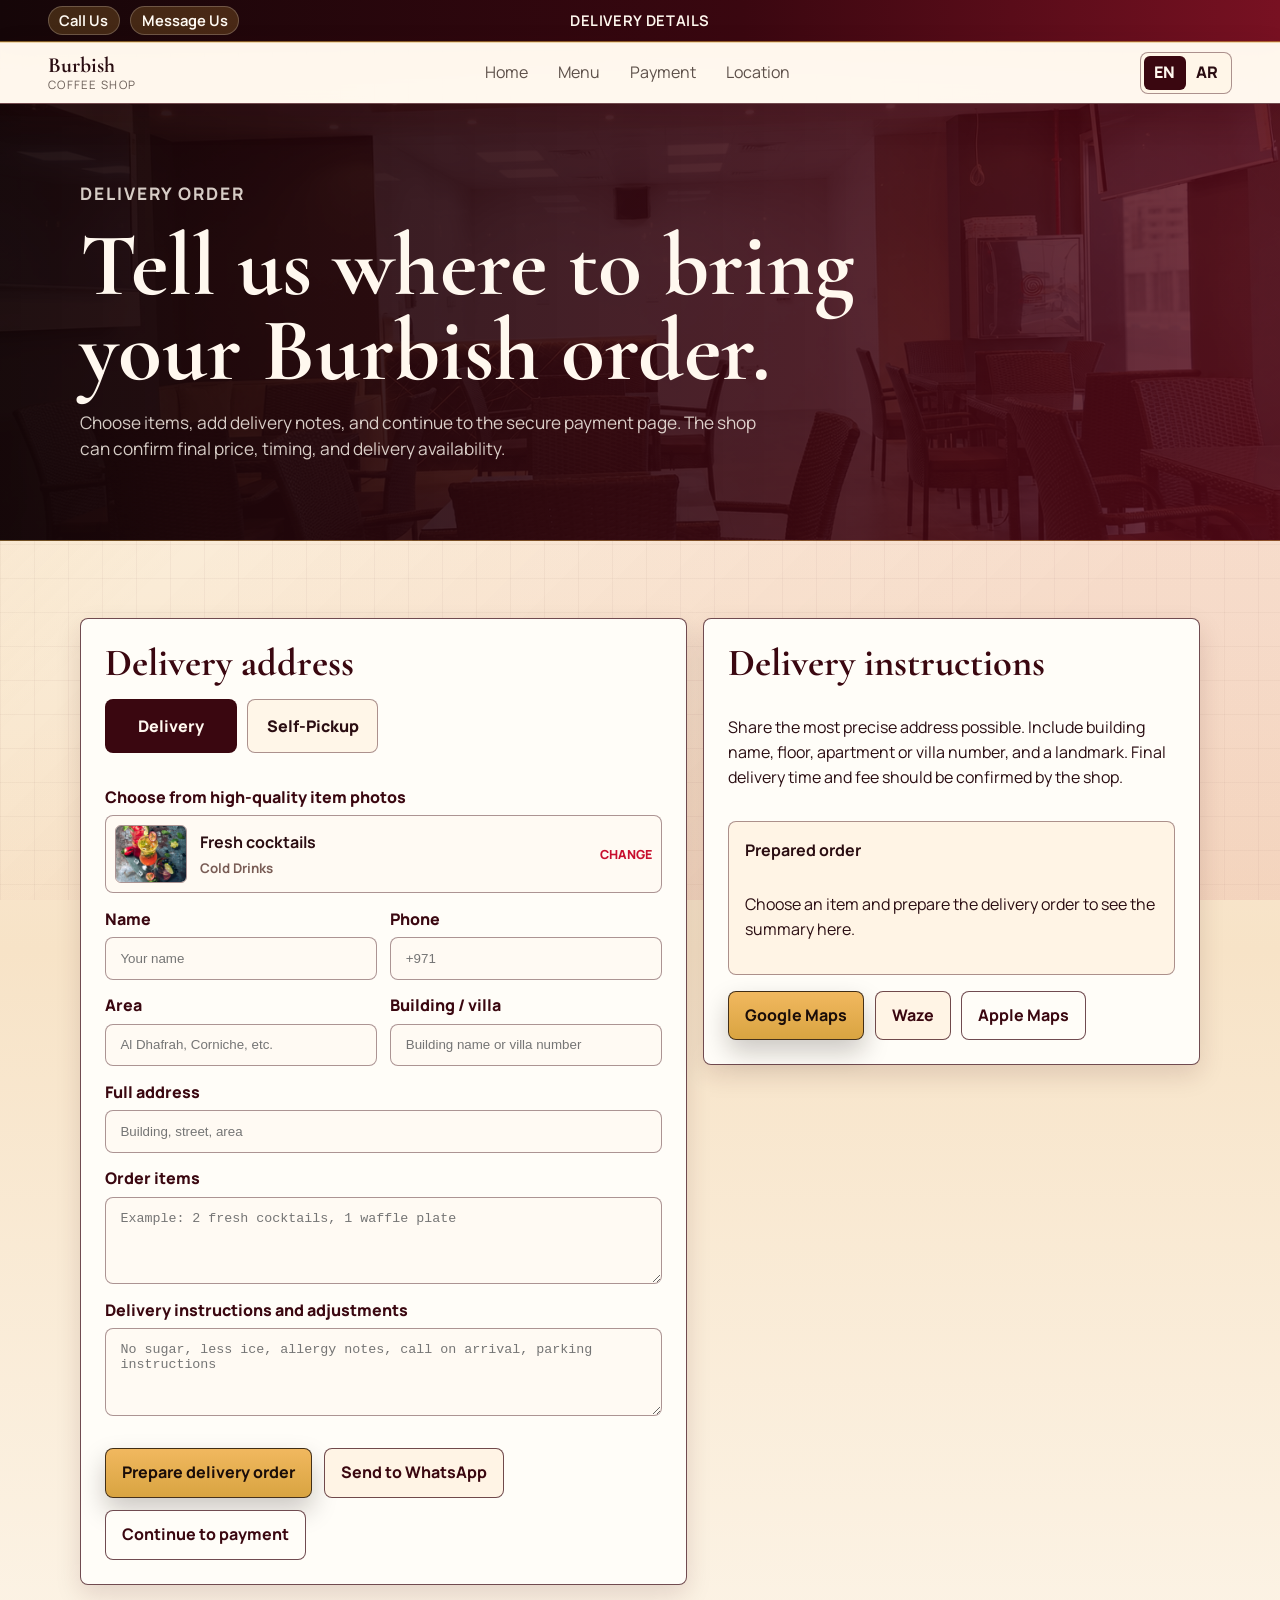
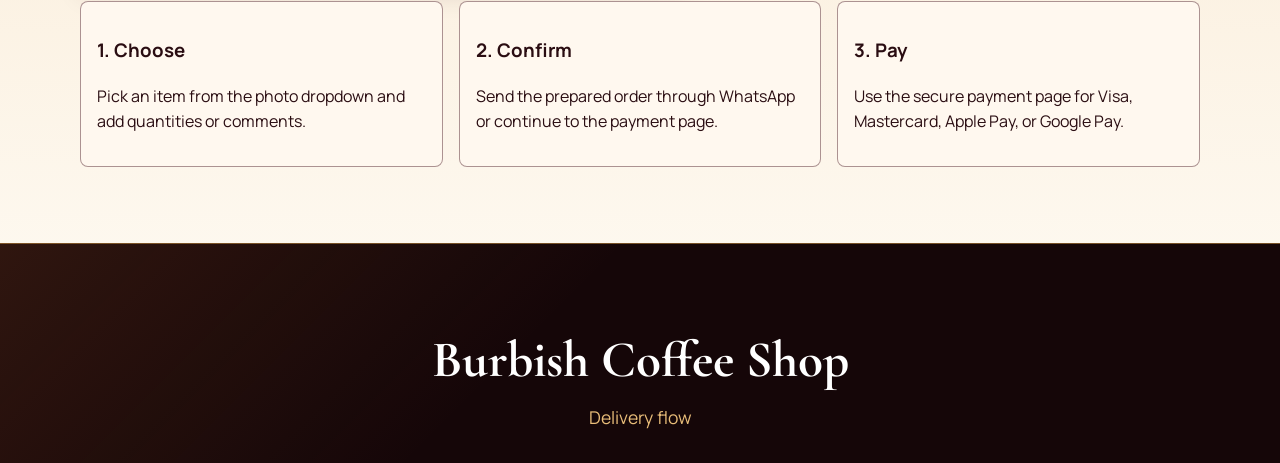
<file: delivery.html>
<!doctype html>
<html lang="en">
  <head>
    <meta charset="utf-8">
    <meta name="viewport" content="width=device-width, initial-scale=1">
    <title>Burbish Delivery | Burbish Coffee Shop</title>
    <meta name="theme-color" content="#3a0710">
    <link rel="preconnect" href="https://fonts.googleapis.com">
    <link rel="preconnect" href="https://fonts.gstatic.com" crossorigin>
    <link href="https://fonts.googleapis.com/css2?family=Cormorant+Garamond:wght@600;700&family=Manrope:wght@400;500;600;700;800&display=swap" rel="stylesheet">
    <link rel="stylesheet" href="styles.css">
    <script defer src="script.js"></script>
  </head>
  <body class="flow-page">
    <div class="utility-bar" aria-label="Quick contact">
      <div class="utility-inner">
        <a href="tel:+971501212460">Call Us</a>
        <a href="https://wa.me/971501212460" target="_blank" rel="noreferrer">Message Us</a>
      </div>
      <p>Delivery details</p>
    </div>

    <nav class="site-nav" aria-label="Delivery navigation">
      <a class="brand-mark" href="index.html" data-smooth-page>
        <span>Burbish</span>
        <small>Coffee Shop</small>
      </a>
      <div class="nav-links">
        <a href="index.html" data-smooth-page>Home</a>
        <a href="index.html#menu" data-smooth-page>Menu</a>
        <a href="payment.html" data-smooth-page>Payment</a>
        <a href="index.html#location" data-smooth-page>Location</a>
      </div>
      <div class="nav-controls">
        <div class="language-toggle" aria-label="Language">
          <button class="language-option is-active" type="button" data-lang="en" aria-pressed="true">EN</button>
          <button class="language-option" type="button" data-lang="ar" aria-pressed="false">AR</button>
        </div>
      </div>
    </nav>

    <header class="page-hero">
      <div class="page-hero-inner">
        <p class="eyebrow">Delivery Order</p>
        <h1>Tell us where to bring your Burbish order.</h1>
        <p>Choose items, add delivery notes, and continue to the secure payment page. The shop can confirm final price, timing, and delivery availability.</p>
      </div>
    </header>

    <main class="flow-section">
      <div class="flow-grid">
        <form class="flow-card" id="orderForm">
          <h2>Delivery address</h2>
          <div class="mode-grid">
            <label>
              <input type="radio" name="orderMode" value="Delivery" checked>
              <span>Delivery</span>
            </label>
            <label>
              <input type="radio" name="orderMode" value="Self-Pickup">
              <span>Self-Pickup</span>
            </label>
          </div>

          <div class="form-grid">
            <div class="wide-field">
              <span class="field-title">Choose from high-quality item photos</span>
              <details class="menu-picker" id="menuPicker">
                <summary>
                  <img id="selectedItemImage" src="assets/images/gallery-07.jpg" alt="Fresh cocktails">
                  <span>
                    <strong id="selectedItemName">Fresh cocktails</strong>
                    <small id="selectedItemMeta">Cold Drinks</small>
                  </span>
                </summary>
                <div class="picker-options">
                  <button type="button" data-order-item="Fresh cocktails" data-order-category="Cold Drinks" data-order-image="assets/images/gallery-07.jpg">
                    <img src="assets/images/gallery-07.jpg" alt="Fresh cocktails">
                    <span>Fresh cocktails <small>Cold Drinks</small></span>
                  </button>
                  <button type="button" data-order-item="Passion fruit blend" data-order-category="Refreshers" data-order-image="assets/images/gallery-06.jpg">
                    <img src="assets/images/gallery-06.jpg" alt="Passion fruit blend">
                    <span>Passion fruit blend <small>Refreshers</small></span>
                  </button>
                  <button type="button" data-order-item="Waffle plate" data-order-category="Sweet" data-order-image="assets/images/gallery-05.jpg">
                    <img src="assets/images/gallery-05.jpg" alt="Waffle plate">
                    <span>Waffle plate <small>Sweet</small></span>
                  </button>
                  <button type="button" data-order-item="Hot skillet plate" data-order-category="Lunch" data-order-image="assets/images/gallery-02.jpg">
                    <img src="assets/images/gallery-02.jpg" alt="Hot skillet plate">
                    <span>Hot skillet plate <small>Lunch</small></span>
                  </button>
                </div>
              </details>
            </div>

            <label>
              <span>Name</span>
              <input type="text" name="customerName" placeholder="Your name">
            </label>
            <label>
              <span>Phone</span>
              <input type="tel" name="customerPhone" placeholder="+971">
            </label>
            <label>
              <span>Area</span>
              <input type="text" name="customerArea" placeholder="Al Dhafrah, Corniche, etc.">
            </label>
            <label>
              <span>Building / villa</span>
              <input type="text" name="customerBuilding" placeholder="Building name or villa number">
            </label>
            <label class="wide-field">
              <span>Full address</span>
              <input type="text" name="customerAddress" placeholder="Street, floor, apartment, nearby landmark">
            </label>
            <label class="wide-field">
              <span>Order items</span>
              <textarea name="orderItems" rows="4" placeholder="Add quantities or extra items"></textarea>
            </label>
            <label class="wide-field">
              <span>Delivery instructions and adjustments</span>
              <textarea name="orderNotes" rows="4" placeholder="No sugar, less ice, allergy notes, call on arrival, parking instructions"></textarea>
            </label>
          </div>

          <div class="order-actions">
            <button class="button primary" type="button" id="prepareOrder">Prepare delivery order</button>
            <a class="button secondary" id="whatsappOrder" href="https://wa.me/971501212460" target="_blank" rel="noreferrer">Send to WhatsApp</a>
            <a class="button ghost" href="payment.html" data-smooth-page>Continue to payment</a>
          </div>
        </form>

        <aside class="flow-card">
          <h3>Delivery instructions</h3>
          <p>Share the most precise address possible. Include building name, floor, apartment or villa number, and a landmark. Final delivery time and fee should be confirmed by the shop.</p>
          <div class="checkout-card">
            <strong>Prepared order</strong>
            <p id="orderSummary">Choose an item and prepare the delivery order to see the summary here.</p>
          </div>
          <div class="map-actions">
            <a class="button primary" href="https://www.google.com/maps/search/?api=1&amp;query=24.4849389,54.3823427" target="_blank" rel="noreferrer">Google Maps</a>
            <a class="button secondary" href="https://waze.com/ul?ll=24.4849389,54.3823427&amp;navigate=yes" target="_blank" rel="noreferrer">Waze</a>
            <a class="button ghost" href="https://maps.apple.com/?ll=24.4849389,54.3823427&amp;q=Burbish%20Coffee%20Shop" target="_blank" rel="noreferrer">Apple Maps</a>
          </div>
        </aside>
      </div>

      <div class="delivery-guide">
        <article>
          <h3>1. Choose</h3>
          <p>Pick an item from the photo dropdown and add quantities or comments.</p>
        </article>
        <article>
          <h3>2. Confirm</h3>
          <p>Send the prepared order through WhatsApp or continue to the payment page.</p>
        </article>
        <article>
          <h3>3. Pay</h3>
          <p>Use the secure payment page for Visa, Mastercard, Apple Pay, or Google Pay.</p>
        </article>
      </div>
    </main>

    <footer class="site-footer">
      <div class="footer-brand">
        <p>Burbish Coffee Shop</p>
        <small>Delivery flow</small>
      </div>
    </footer>
  </body>
</html>
</file>
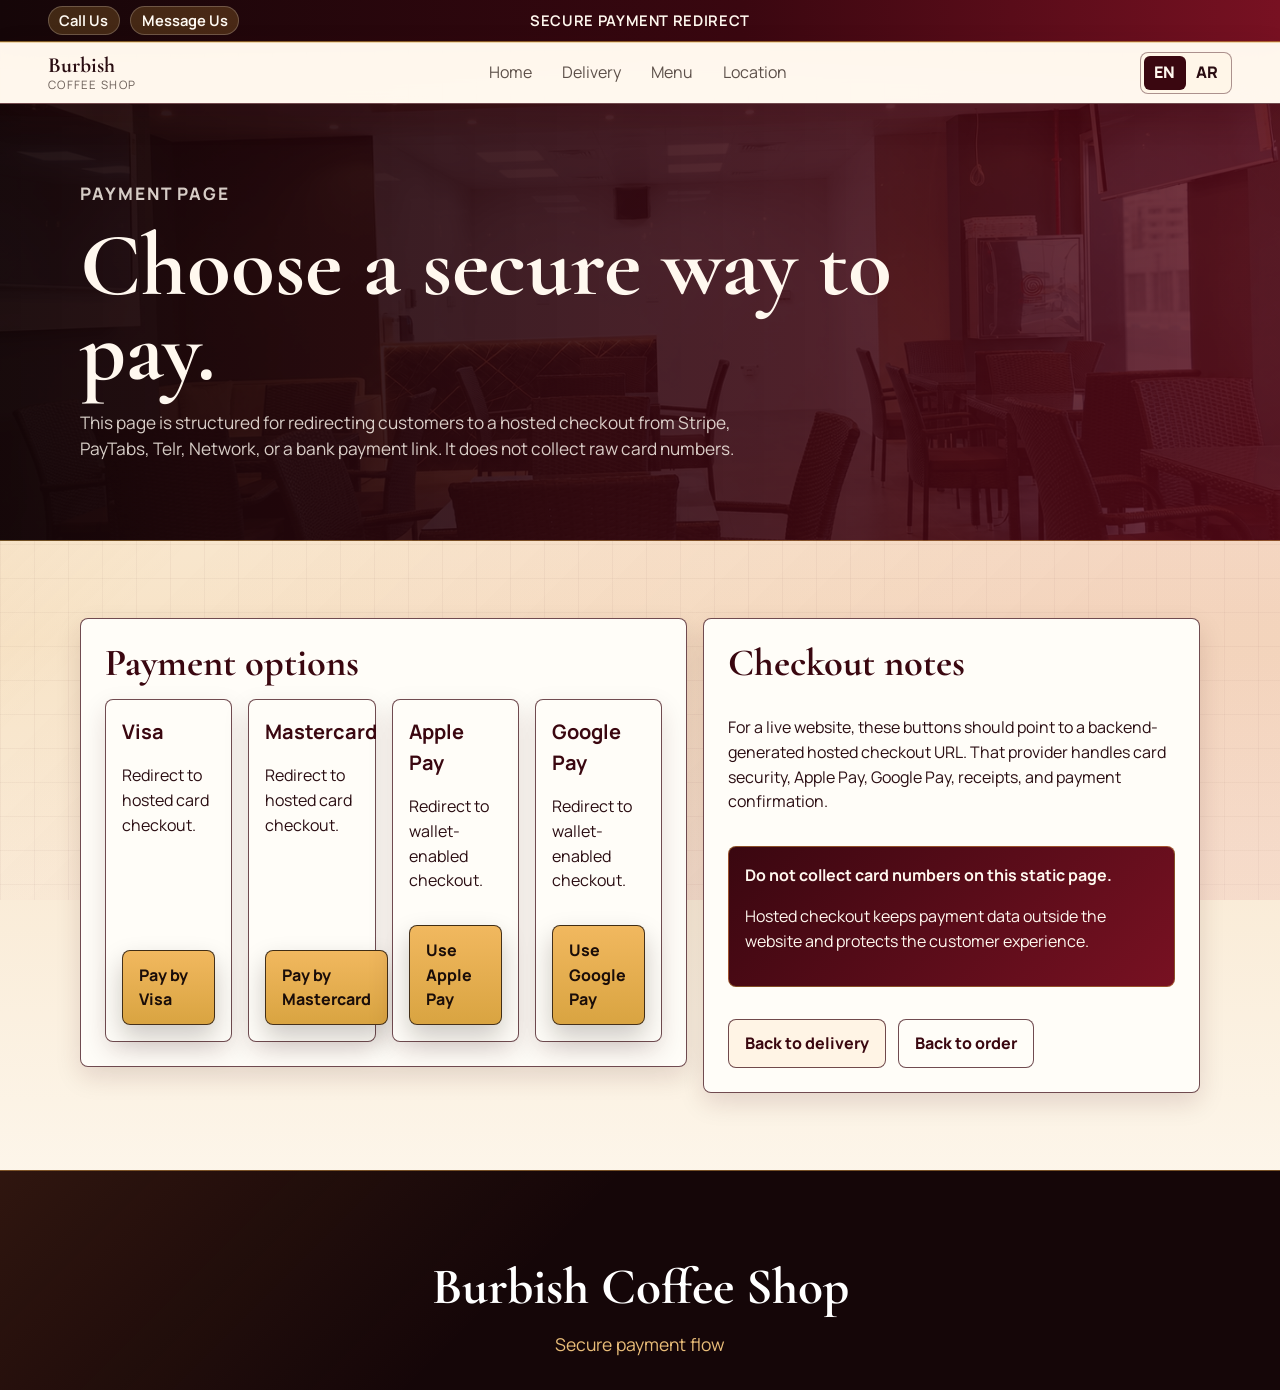
<file: payment.html>
<!doctype html>
<html lang="en">
  <head>
    <meta charset="utf-8">
    <meta name="viewport" content="width=device-width, initial-scale=1">
    <title>Burbish Payment | Burbish Coffee Shop</title>
    <meta name="theme-color" content="#3a0710">
    <link rel="preconnect" href="https://fonts.googleapis.com">
    <link rel="preconnect" href="https://fonts.gstatic.com" crossorigin>
    <link href="https://fonts.googleapis.com/css2?family=Cormorant+Garamond:wght@600;700&family=Manrope:wght@400;500;600;700;800&display=swap" rel="stylesheet">
    <link rel="stylesheet" href="styles.css">
    <script defer src="script.js"></script>
  </head>
  <body class="flow-page">
    <div class="utility-bar" aria-label="Quick contact">
      <div class="utility-inner">
        <a href="tel:+971501212460">Call Us</a>
        <a href="https://wa.me/971501212460" target="_blank" rel="noreferrer">Message Us</a>
      </div>
      <p>Secure payment redirect</p>
    </div>

    <nav class="site-nav" aria-label="Payment navigation">
      <a class="brand-mark" href="index.html" data-smooth-page>
        <span>Burbish</span>
        <small>Coffee Shop</small>
      </a>
      <div class="nav-links">
        <a href="index.html" data-smooth-page>Home</a>
        <a href="delivery.html" data-smooth-page>Delivery</a>
        <a href="index.html#menu" data-smooth-page>Menu</a>
        <a href="index.html#location" data-smooth-page>Location</a>
      </div>
      <div class="nav-controls">
        <div class="language-toggle" aria-label="Language">
          <button class="language-option is-active" type="button" data-lang="en" aria-pressed="true">EN</button>
          <button class="language-option" type="button" data-lang="ar" aria-pressed="false">AR</button>
        </div>
      </div>
    </nav>

    <header class="page-hero">
      <div class="page-hero-inner">
        <p class="eyebrow">Payment Page</p>
        <h1>Choose a secure way to pay.</h1>
        <p>This page is structured for redirecting customers to a hosted checkout from Stripe, PayTabs, Telr, Network, or a bank payment link. It does not collect raw card numbers.</p>
      </div>
    </header>

    <main class="flow-section">
      <div class="flow-grid">
        <section class="flow-card">
          <h2>Payment options</h2>
          <div class="pay-method-grid">
            <article class="pay-card">
              <div>
                <strong>Visa</strong>
                <p>Redirect to hosted card checkout.</p>
              </div>
              <a class="button primary" href="https://wa.me/971501212460?text=Hello%20Burbish%2C%20please%20send%20me%20a%20Visa%20payment%20link." target="_blank" rel="noreferrer">Pay by Visa</a>
            </article>
            <article class="pay-card">
              <div>
                <strong>Mastercard</strong>
                <p>Redirect to hosted card checkout.</p>
              </div>
              <a class="button primary" href="https://wa.me/971501212460?text=Hello%20Burbish%2C%20please%20send%20me%20a%20Mastercard%20payment%20link." target="_blank" rel="noreferrer">Pay by Mastercard</a>
            </article>
            <article class="pay-card">
              <div>
                <strong>Apple Pay</strong>
                <p>Redirect to wallet-enabled checkout.</p>
              </div>
              <a class="button primary" href="https://wa.me/971501212460?text=Hello%20Burbish%2C%20please%20send%20me%20an%20Apple%20Pay%20checkout%20link." target="_blank" rel="noreferrer">Use Apple Pay</a>
            </article>
            <article class="pay-card">
              <div>
                <strong>Google Pay</strong>
                <p>Redirect to wallet-enabled checkout.</p>
              </div>
              <a class="button primary" href="https://wa.me/971501212460?text=Hello%20Burbish%2C%20please%20send%20me%20a%20Google%20Pay%20checkout%20link." target="_blank" rel="noreferrer">Use Google Pay</a>
            </article>
          </div>
        </section>

        <aside class="flow-card">
          <h3>Checkout notes</h3>
          <p>For a live website, these buttons should point to a backend-generated hosted checkout URL. That provider handles card security, Apple Pay, Google Pay, receipts, and payment confirmation.</p>
          <div class="secure-note">
            <strong>Do not collect card numbers on this static page.</strong>
            <p>Hosted checkout keeps payment data outside the website and protects the customer experience.</p>
          </div>
          <div class="order-actions">
            <a class="button secondary" href="delivery.html" data-smooth-page>Back to delivery</a>
            <a class="button ghost" href="index.html#order" data-smooth-page>Back to order</a>
          </div>
        </aside>
      </div>
    </main>

    <footer class="site-footer">
      <div class="footer-brand">
        <p>Burbish Coffee Shop</p>
        <small>Secure payment flow</small>
      </div>
    </footer>
  </body>
</html>
</file>
<file: styles.css>
:root {
  --ink: #2a0d12;
  --muted: #795c55;
  --paper: #fff7ec;
  --surface: #fffdf8;
  --cream: #f6e2c3;
  --warm: #e7bd70;
  --cocoa: #150608;
  --espresso: #3a0710;
  --copper: #a91d2d;
  --berry: #c80f2e;
  --gold: #d9a441;
  --line: rgba(58, 7, 16, 0.42);
  --line-strong: rgba(58, 7, 16, 0.72);
  --shadow: 0 18px 48px rgba(58, 7, 16, 0.18);
  --soft-shadow: 0 10px 26px rgba(58, 7, 16, 0.13);
  --ring: 0 0 0 1px rgba(58, 7, 16, 0.72), 0 18px 42px rgba(137, 15, 31, 0.2);
  --font-body: "Manrope", "Segoe UI", Arial, sans-serif;
  --font-display: "Cormorant Garamond", Georgia, "Times New Roman", serif;
  --chrome-offset: 84px;
  --radius: 8px;
}

* {
  box-sizing: border-box;
}

html {
  scroll-behavior: smooth;
}

body {
  margin: 0;
  color: var(--ink);
  background:
    linear-gradient(180deg, #fff8ee 0%, #f7e3c7 46%, #fffdf8 100%);
  font-family: var(--font-body);
  line-height: 1.55;
  opacity: 1;
  transition: opacity 220ms ease;
}

body.is-leaving {
  opacity: 0;
}

body::before {
  position: fixed;
  inset: 0;
  z-index: -1;
  pointer-events: none;
  content: "";
  background:
    linear-gradient(90deg, rgba(58, 7, 16, 0.035) 1px, transparent 1px),
    linear-gradient(180deg, rgba(58, 7, 16, 0.035) 1px, transparent 1px),
    linear-gradient(135deg, rgba(217, 164, 65, 0.14), transparent 34%, rgba(200, 15, 46, 0.07) 78%);
  background-size: 34px 34px, 34px 34px, auto;
}

img {
  display: block;
  max-width: 100%;
}

a {
  color: inherit;
}

button,
select {
  font: inherit;
}

.skip-link {
  position: fixed;
  top: 0.75rem;
  left: 0.75rem;
  z-index: 50;
  transform: translateY(-160%);
  background: var(--surface);
  color: var(--ink);
  padding: 0.55rem 0.85rem;
  border: 1.5px solid var(--line-strong);
  border-radius: var(--radius);
}

.skip-link:focus {
  transform: translateY(0);
}

.site-nav {
  position: sticky;
  top: 0;
  z-index: 30;
  min-height: 62px;
  display: grid;
  grid-template-columns: auto 1fr auto;
  gap: 1rem;
  align-items: center;
  padding: 0.5rem clamp(1rem, 4vw, 3rem);
  color: var(--ink);
  background: rgba(255, 248, 238, 0.94);
  border-top: 1px solid rgba(217, 164, 65, 0.38);
  border-bottom: 1.5px solid var(--line-strong);
  box-shadow: 0 12px 32px rgba(58, 7, 16, 0.14);
  backdrop-filter: blur(16px);
}

.utility-bar {
  position: relative;
  z-index: 1;
  min-height: 36px;
  display: grid;
  grid-template-columns: 1fr auto 1fr;
  align-items: center;
  gap: 1rem;
  padding: 0.35rem clamp(1rem, 4vw, 3rem);
  color: #fff8ef;
  background: linear-gradient(90deg, #150608 0%, #3a0710 58%, #781122 100%);
  border-bottom: 1px solid rgba(217, 164, 65, 0.55);
  box-shadow: 0 8px 24px rgba(58, 7, 16, 0.2);
  font-size: 0.92rem;
  font-weight: 650;
}

.utility-inner {
  display: flex;
  flex-wrap: wrap;
  gap: 0.65rem;
}

.utility-inner a,
.footer-contact-strip a {
  min-height: 28px;
  display: inline-flex;
  align-items: center;
  border-radius: 999px;
  text-decoration: none;
}

.utility-inner a {
  padding: 0.15rem 0.65rem;
  color: #fffaf3;
  background: rgba(217, 164, 65, 0.22);
  border: 1px solid rgba(255, 248, 239, 0.22);
}

.utility-bar p {
  margin: 0;
  text-align: center;
  text-transform: uppercase;
  letter-spacing: 0.04rem;
}

.brand-mark {
  display: inline-grid;
  gap: 0;
  text-decoration: none;
  line-height: 1;
}

.brand-mark span {
  font-size: clamp(1.05rem, 2vw, 1.35rem);
  font-family: var(--font-display);
  font-weight: 700;
  letter-spacing: 0;
}

.brand-mark small {
  margin-top: 0.18rem;
  color: rgba(36, 21, 16, 0.68);
  font-size: 0.72rem;
  text-transform: uppercase;
  letter-spacing: 0.08rem;
}

.nav-links {
  justify-self: center;
  display: flex;
  flex-wrap: wrap;
  justify-content: center;
  gap: 0.25rem;
}

.nav-links a {
  min-height: 40px;
  display: inline-flex;
  align-items: center;
  padding: 0 0.75rem;
  border-radius: var(--radius);
  color: rgba(36, 21, 16, 0.74);
  text-decoration: none;
  border: 1px solid transparent;
}

.nav-links a:hover,
.nav-links a.is-active {
  color: var(--ink);
  background: rgba(217, 164, 65, 0.2);
  border-color: rgba(58, 7, 16, 0.26);
}

.nav-controls {
  justify-self: end;
  display: flex;
  align-items: center;
  gap: 0.65rem;
}

.drawer-trigger,
.drawer-close,
.language-option,
.service-mode,
.service-location,
.cart-button,
.login-button,
.payment-option,
.page-tab {
  cursor: pointer;
}

.drawer-trigger {
  width: 44px;
  height: 44px;
  display: inline-grid;
  place-items: center;
  gap: 4px;
  padding: 0.65rem;
  background: var(--espresso);
  border: 1.5px solid var(--line-strong);
  border-radius: var(--radius);
}

.drawer-trigger span {
  width: 20px;
  height: 2px;
  display: block;
  background: #fff8ef;
}

.language-toggle {
  display: inline-flex;
  padding: 0.2rem;
  background: #fff6e8;
  border: 1.5px solid var(--line);
  border-radius: var(--radius);
}

.language-option {
  min-height: 34px;
  min-width: 42px;
  color: var(--ink);
  background: transparent;
  border: 0;
  border-radius: 6px;
  font-weight: 800;
}

.language-option.is-active {
  color: #fff8ef;
  background: var(--espresso);
}

.jump-control {
  display: inline-flex;
  align-items: center;
  gap: 0.45rem;
  color: rgba(36, 21, 16, 0.68);
  font-size: 0.88rem;
}

.jump-control select {
  min-height: 40px;
  max-width: 11rem;
  color: var(--ink);
  background: var(--surface);
  border: 1.5px solid var(--line);
  border-radius: var(--radius);
  padding: 0 2rem 0 0.75rem;
}

.service-strip {
  position: relative;
  z-index: 1;
  display: flex;
  align-items: center;
  gap: 0.65rem;
  overflow-x: auto;
  scroll-snap-type: x proximity;
  padding: 0.5rem clamp(1rem, 4vw, 3rem);
  color: #fff8ef;
  background: linear-gradient(90deg, rgba(21, 6, 8, 0.98), rgba(58, 7, 16, 0.98));
  border-bottom: 1.5px solid rgba(217, 164, 65, 0.38);
  box-shadow: 0 8px 20px rgba(58, 7, 16, 0.18);
}

.service-strip::-webkit-scrollbar {
  height: 0;
}

.service-mode,
.service-location,
.cart-button,
.login-button {
  min-height: 44px;
  flex: 0 0 auto;
  display: inline-flex;
  align-items: center;
  justify-content: center;
  gap: 0.65rem;
  color: #fff8ef;
  background: rgba(255, 248, 239, 0.12);
  border: 1.5px solid rgba(255, 248, 239, 0.16);
  border-radius: 10px;
  padding: 0.5rem 0.85rem;
  font-weight: 800;
  scroll-snap-align: start;
  transition: transform 180ms ease, background 180ms ease, border-color 180ms ease;
}

.service-mode.is-active,
.login-button {
  color: #1a0d09;
  background: linear-gradient(180deg, #f1b85f 0%, var(--gold) 100%);
  border-color: rgba(217, 164, 65, 0.85);
}

.service-mode:hover,
.service-location:hover,
.cart-button:hover,
.login-button:hover {
  transform: translateY(-1px);
}

.mode-icon,
.drawer-icon {
  width: 28px;
  height: 28px;
  flex: 0 0 28px;
  display: inline-grid;
  place-items: center;
  color: #fff8ef;
  background: rgba(217, 164, 65, 0.22);
  border: 1px solid rgba(255, 248, 239, 0.18);
  border-radius: 8px;
  font-size: 0.72rem;
  font-weight: 900;
}

.service-location {
  margin-left: auto;
  align-items: flex-start;
  flex-direction: column;
  gap: 0;
  min-width: 220px;
  text-align: left;
}

.service-location small {
  color: rgba(255, 248, 239, 0.72);
  font-weight: 650;
}

.cart-button {
  position: relative;
  width: 54px;
  padding: 0;
}

.cart-button::before {
  content: "Cart";
}

.cart-button span {
  position: absolute;
  top: -7px;
  right: -7px;
  width: 22px;
  height: 22px;
  display: grid;
  place-items: center;
  color: #fff;
  background: var(--berry);
  border-radius: 999px;
  font-size: 0.75rem;
}

.drawer-backdrop {
  position: fixed;
  inset: 0;
  z-index: 58;
  background: rgba(23, 12, 8, 0.68);
  backdrop-filter: blur(4px);
}

.brand-drawer {
  position: fixed;
  top: 0;
  bottom: 0;
  left: 0;
  z-index: 59;
  width: min(380px, 88vw);
  display: grid;
  grid-template-rows: auto 1fr;
  gap: 1rem;
  padding: 1.2rem;
  color: #f9f3eb;
  background: #101418;
  border-right: 1.5px solid rgba(255, 248, 239, 0.16);
  box-shadow: 18px 0 52px rgba(0, 0, 0, 0.36);
  transform: translateX(-105%);
  transition: transform 240ms ease;
}

.brand-drawer.is-open {
  transform: translateX(0);
}

.drawer-head {
  display: flex;
  justify-content: space-between;
  gap: 1rem;
  align-items: center;
  padding-bottom: 1rem;
  border-bottom: 1px solid rgba(255, 248, 239, 0.14);
}

.drawer-head strong {
  display: block;
  font-family: var(--font-display);
  font-size: 1.8rem;
  line-height: 1;
}

.drawer-head small {
  color: rgba(255, 248, 239, 0.64);
}

.drawer-close {
  min-height: 38px;
  color: #fff8ef;
  background: rgba(255, 248, 239, 0.08);
  border: 1px solid rgba(255, 248, 239, 0.18);
  border-radius: var(--radius);
  padding: 0 0.8rem;
}

.drawer-menu {
  display: grid;
  align-content: start;
  gap: 0.35rem;
  overflow: auto;
  padding-right: 0.2rem;
}

.drawer-menu a {
  min-height: 54px;
  display: flex;
  align-items: center;
  gap: 0.75rem;
  color: #f9f3eb;
  text-decoration: none;
  border-radius: var(--radius);
  padding: 0.55rem;
  font-weight: 800;
}

.drawer-menu a:hover,
.drawer-menu a.is-active {
  background: rgba(255, 248, 239, 0.08);
}

.drawer-menu b {
  margin-left: auto;
  color: #fff;
  background: var(--berry);
  border-radius: 999px;
  padding: 0.14rem 0.45rem;
  font-size: 0.7rem;
}

.section {
  scroll-margin-top: var(--chrome-offset);
}

.hero {
  position: relative;
  min-height: min(860px, 88svh);
  display: grid;
  align-items: end;
  overflow: hidden;
  color: #fff;
  background: var(--cocoa);
}

.hero-image {
  position: absolute;
  inset: 0;
  width: 100%;
  height: 100%;
  object-fit: cover;
  object-position: center 45%;
  filter: sepia(0.14) saturate(0.86) contrast(1.07) brightness(0.9);
}

.hero-shade {
  position: absolute;
  inset: 0;
  background:
    linear-gradient(90deg, rgba(23, 12, 8, 0.86) 0%, rgba(52, 25, 15, 0.58) 48%, rgba(23, 12, 8, 0.2) 100%),
    linear-gradient(180deg, rgba(23, 12, 8, 0.48) 0%, rgba(23, 12, 8, 0.12) 48%, rgba(23, 12, 8, 0.82) 100%);
}

.hero-content {
  position: relative;
  width: min(820px, 92vw);
  padding: 8rem clamp(1rem, 5vw, 4rem) 8rem;
}

.eyebrow {
  margin: 0 0 0.85rem;
  color: var(--gold);
  font-size: 0.78rem;
  font-weight: 750;
  text-transform: uppercase;
  letter-spacing: 0.12rem;
}

.hero h1,
.section h2,
.section h3,
.menu-dialog h2 {
  margin: 0;
  line-height: 1.05;
  letter-spacing: 0;
  font-family: var(--font-display);
}

.hero h1 {
  max-width: 760px;
  font-size: clamp(3.2rem, 9vw, 7.6rem);
  font-weight: 700;
  text-shadow: 0 8px 26px rgba(0, 0, 0, 0.38);
}

.hero h1 span {
  display: block;
  margin-top: 0.65rem;
  color: rgba(255, 248, 239, 0.84);
  font-size: clamp(1.55rem, 4.5vw, 3.1rem);
  font-family: var(--font-body);
  font-weight: 500;
}

.hero-content > p:not(.eyebrow) {
  max-width: 600px;
  margin: 1.35rem 0 0;
  color: rgba(255, 248, 239, 0.88);
  font-size: clamp(1.05rem, 2vw, 1.28rem);
}

.hero-actions,
.contact-actions {
  display: flex;
  flex-wrap: wrap;
  gap: 0.75rem;
  margin-top: 1.7rem;
}

.button,
.text-link {
  min-height: 44px;
  display: inline-flex;
  align-items: center;
  justify-content: center;
  border-radius: var(--radius);
  padding: 0.72rem 1rem;
  text-decoration: none;
  font-weight: 750;
  transition: transform 180ms ease, box-shadow 180ms ease, background 180ms ease, border-color 180ms ease;
}

.button.primary {
  color: #1a0d09;
  background: linear-gradient(180deg, #f1b85f 0%, var(--gold) 100%);
  border: 1.5px solid rgba(23, 12, 8, 0.78);
  box-shadow: 0 12px 26px rgba(23, 12, 8, 0.22);
}

.button.secondary {
  color: #fff;
  border: 1.5px solid rgba(255, 248, 239, 0.52);
  background: rgba(255, 248, 239, 0.1);
}

.button.ghost {
  color: var(--espresso);
  border: 1.5px solid var(--line-strong);
  background: var(--surface);
}

.flow-card .button.secondary,
.map-actions .button.secondary,
.order-form .button.secondary,
.payment-panel .button.secondary {
  color: var(--espresso);
  border-color: var(--line-strong);
  background: #fff4e5;
}

.text-link {
  color: var(--espresso);
  border: 1.5px solid var(--line-strong);
  background: var(--surface);
}

.button:hover,
.text-link:hover,
.menu-page:hover,
.review-card:hover {
  transform: translateY(-1px);
}

.hero-facts {
  position: absolute;
  right: clamp(1rem, 4vw, 3rem);
  bottom: 1.5rem;
  display: grid;
  grid-template-columns: repeat(3, minmax(0, 1fr));
  width: min(560px, calc(100vw - 2rem));
  margin: 0;
  overflow: hidden;
  border: 1.5px solid rgba(255, 248, 239, 0.32);
  border-radius: var(--radius);
  background: rgba(23, 12, 8, 0.8);
  backdrop-filter: blur(12px);
}

.hero-facts div {
  min-width: 0;
  padding: 0.9rem;
  border-left: 1px solid rgba(255, 248, 239, 0.18);
}

.hero-facts div:first-child {
  border-left: 0;
}

.hero-facts dt {
  color: rgba(245, 197, 127, 0.78);
  font-size: 0.76rem;
  text-transform: uppercase;
  letter-spacing: 0.08rem;
}

.hero-facts dd {
  margin: 0.18rem 0 0;
  overflow-wrap: anywhere;
  font-weight: 750;
}

main {
  overflow: hidden;
}

.story-section,
.location-section,
.contact-section,
.atmosphere-section,
.signature-section,
.menu-section,
.order-section,
.brand-pages-section,
.reviews-section {
  padding: clamp(4.5rem, 8vw, 7rem) clamp(1rem, 4vw, 3rem);
  border-top: 1.5px solid rgba(36, 21, 16, 0.42);
}

.reveal {
  opacity: 0;
  transform: translateY(18px);
  transition: opacity 700ms ease, transform 700ms ease;
}

.reveal.is-visible {
  opacity: 1;
  transform: translateY(0);
}

.story-section,
.menu-section,
.signature-section,
.location-section {
  position: relative;
}

.story-section::after,
.menu-section::after,
.signature-section::after,
.location-section::after {
  position: absolute;
  left: clamp(1rem, 4vw, 3rem);
  right: clamp(1rem, 4vw, 3rem);
  bottom: 0;
  height: 1.5px;
  content: "";
  background: linear-gradient(90deg, transparent, rgba(36, 21, 16, 0.58), transparent);
}

.story-section,
.location-section {
  display: grid;
  grid-template-columns: minmax(0, 0.86fr) minmax(320px, 1.14fr);
  gap: clamp(2rem, 6vw, 5.5rem);
  align-items: center;
}

.story-section {
  background: linear-gradient(180deg, #fffaf3 0%, #f6e7d5 100%);
}

.signature-section {
  background: linear-gradient(180deg, #fffdf8 0%, #f8ead9 48%, #efd4b4 100%);
}

.menu-section {
  background: linear-gradient(180deg, #efd4b4 0%, #fff8ef 28%, #fffdf8 100%);
}

.order-section {
  background: linear-gradient(180deg, #fffdf8 0%, #f6e7d5 100%);
}

.brand-pages-section {
  background:
    linear-gradient(135deg, rgba(36, 21, 16, 0.08), transparent 46%),
    #fff8ef;
}

.location-section {
  background: linear-gradient(180deg, #fffdf8 0%, #f4dfca 100%);
}

.section-copy {
  max-width: 640px;
}

.section h2 {
  color: var(--espresso);
  font-size: clamp(2.25rem, 5vw, 4.5rem);
  font-weight: 700;
}

.section h3 {
  color: var(--espresso);
  font-size: clamp(1.15rem, 2.4vw, 1.55rem);
  font-weight: 700;
}

.section-copy p:not(.eyebrow),
.section-intro p:not(.eyebrow),
.full-menu-copy p,
.contact-panel p {
  color: var(--muted);
  font-size: 1.02rem;
}

.feature-photo {
  margin: 0;
}

.feature-photo img,
.atmosphere-tile img,
.menu-card img {
  width: 100%;
  border-radius: var(--radius);
  object-fit: cover;
  filter: saturate(1.07) contrast(1.05);
}

.feature-photo img {
  aspect-ratio: 4 / 3.1;
  object-position: center;
  border: 1.5px solid var(--line-strong);
  box-shadow: var(--ring);
}

.feature-photo figcaption {
  margin-top: 0.7rem;
  color: var(--muted);
  font-size: 0.93rem;
}

.atmosphere-section {
  background: #fffdf8;
}

.reviews-section {
  background: linear-gradient(180deg, #fffdf8 0%, #f5e4d0 100%);
}

.atmosphere-section {
  box-shadow: inset 0 1px 0 rgba(36, 21, 16, 0.22), inset 0 -1px 0 rgba(36, 21, 16, 0.22);
}

.section-intro,
.menu-intro {
  width: min(1120px, 100%);
  margin: 0 auto clamp(2rem, 4vw, 3rem);
}

.section-intro {
  display: grid;
  gap: 0.75rem;
}

.section-intro p:not(.eyebrow) {
  max-width: 680px;
  margin: 0;
}

.menu-intro {
  display: flex;
  align-items: end;
  justify-content: space-between;
  gap: 1rem;
}

.inline-actions,
.map-actions {
  display: flex;
  flex-wrap: wrap;
  gap: 0.65rem;
}

.atmosphere-grid {
  width: min(1120px, 100%);
  margin: 0 auto;
  display: grid;
  grid-template-columns: repeat(4, minmax(0, 1fr));
  gap: 1rem;
}

.atmosphere-tile {
  min-height: 100%;
  display: flex;
  flex-direction: column;
  gap: 0.95rem;
  padding: 0.75rem;
  background: var(--surface);
  border: 1.5px solid var(--line-strong);
  border-radius: var(--radius);
  box-shadow: 0 8px 22px rgba(36, 21, 16, 0.1);
  transition: transform 220ms ease, border-color 220ms ease, box-shadow 220ms ease;
}

.atmosphere-tile:hover {
  transform: translateY(-3px);
  border-color: rgba(184, 104, 50, 0.74);
  box-shadow: var(--soft-shadow);
}

.atmosphere-tile img {
  aspect-ratio: 1 / 0.72;
  min-height: 0;
}

.atmosphere-tile p,
.menu-card p,
.menu-card h3,
.review-card small {
  margin: 0;
}

.atmosphere-tile p {
  color: var(--muted);
}

.signature-grid {
  width: min(1120px, 100%);
  margin: 0 auto;
  display: grid;
  grid-template-columns: repeat(4, minmax(0, 1fr));
  gap: 1rem;
}

.signature-card {
  min-width: 0;
  overflow: hidden;
  background: rgba(255, 253, 248, 0.94);
  border: 1.5px solid var(--line-strong);
  border-radius: var(--radius);
  box-shadow: var(--soft-shadow);
  transition: transform 220ms ease, box-shadow 220ms ease, border-color 220ms ease;
}

.signature-card:hover {
  transform: translateY(-4px);
  border-color: rgba(184, 104, 50, 0.8);
  box-shadow: var(--ring);
}

.signature-card img {
  width: 100%;
  aspect-ratio: 1 / 0.82;
  object-fit: cover;
  filter: saturate(1.1) contrast(1.05);
  transition: transform 500ms ease;
}

.signature-card:hover img {
  transform: scale(1.04);
}

.signature-card div {
  display: grid;
  gap: 0.45rem;
  padding: 1rem;
}

.signature-card span {
  width: fit-content;
  padding: 0.25rem 0.6rem;
  color: #21130f;
  background: rgba(216, 154, 69, 0.48);
  border: 1px solid rgba(36, 21, 16, 0.44);
  border-radius: 999px;
  font-size: 0.72rem;
  font-weight: 800;
  text-transform: uppercase;
  letter-spacing: 0.08rem;
}

.signature-card h3,
.signature-card p {
  margin: 0;
}

.signature-card p {
  color: var(--muted);
}

.menu-categories,
.full-menu,
.order-workspace,
.page-shell,
.review-grid {
  width: min(1120px, 100%);
  margin: 0 auto;
}

.order-workspace {
  display: grid;
  grid-template-columns: minmax(0, 1.1fr) minmax(320px, 0.9fr);
  gap: 1rem;
  align-items: start;
}

.order-form,
.payment-panel,
.page-shell,
.page-panel {
  background: var(--surface);
  border: 1.5px solid var(--line-strong);
  border-radius: var(--radius);
  box-shadow: var(--soft-shadow);
}

.order-form,
.payment-panel,
.page-panel {
  padding: clamp(1rem, 3vw, 1.45rem);
}

.form-head {
  display: grid;
  gap: 0.35rem;
  margin-bottom: 1rem;
}

.form-head h3,
.payment-panel h3,
.page-panel h3 {
  margin: 0;
  font-family: var(--font-display);
  color: var(--espresso);
  font-size: clamp(1.7rem, 3vw, 2.45rem);
  line-height: 1.05;
}

.form-head p,
.payment-panel p,
.page-panel p,
.status-note {
  margin: 0;
  color: var(--muted);
}

.mode-grid,
.payment-options,
.payment-badges,
.page-tabs,
.offer-grid {
  display: grid;
  gap: 0.65rem;
}

.mode-grid {
  grid-template-columns: repeat(4, minmax(0, 1fr));
  margin-bottom: 1rem;
}

.mode-grid label {
  min-height: 54px;
  display: grid;
  place-items: center;
  color: var(--ink);
  background: #fff6e8;
  border: 1.5px solid var(--line);
  border-radius: var(--radius);
  font-weight: 800;
}

.mode-grid input {
  position: absolute;
  opacity: 0;
}

.mode-grid label:has(input:checked) {
  color: #fff8ef;
  background: var(--espresso);
}

.form-grid {
  display: grid;
  grid-template-columns: repeat(2, minmax(0, 1fr));
  gap: 0.85rem;
}

.form-grid label,
.mini-form label {
  display: grid;
  gap: 0.35rem;
  color: var(--espresso);
  font-weight: 800;
}

.field-title {
  display: block;
  margin-bottom: 0.35rem;
  color: var(--espresso);
  font-weight: 800;
}

.wide-field {
  grid-column: 1 / -1;
}

.form-grid input,
.form-grid textarea,
.mini-form input,
.mini-form textarea {
  width: 100%;
  color: var(--ink);
  background: #fffaf3;
  border: 1.5px solid var(--line);
  border-radius: var(--radius);
  padding: 0.8rem 0.9rem;
  resize: vertical;
}

.menu-picker {
  position: relative;
}

.menu-picker summary {
  min-height: 74px;
  display: grid;
  grid-template-columns: 72px 1fr auto;
  gap: 0.8rem;
  align-items: center;
  cursor: pointer;
  list-style: none;
  color: var(--ink);
  background: #fffaf3;
  border: 1.5px solid var(--line);
  border-radius: var(--radius);
  padding: 0.55rem;
}

.menu-picker summary::-webkit-details-marker {
  display: none;
}

.menu-picker summary::after {
  justify-self: end;
  content: "Change";
  color: var(--berry);
  font-size: 0.78rem;
  font-weight: 900;
  text-transform: uppercase;
}

.menu-picker summary img,
.picker-options img,
.delivery-choice img {
  width: 100%;
  height: 58px;
  object-fit: cover;
  border-radius: 6px;
  border: 1px solid var(--line);
}

.menu-picker summary span,
.picker-options span {
  display: grid;
  gap: 0.15rem;
}

.menu-picker small,
.picker-options small {
  color: var(--muted);
  font-weight: 700;
}

.picker-options {
  position: absolute;
  inset: calc(100% + 0.45rem) 0 auto 0;
  z-index: 12;
  display: grid;
  gap: 0.45rem;
  padding: 0.5rem;
  background: var(--surface);
  border: 1.5px solid var(--line-strong);
  border-radius: var(--radius);
  box-shadow: var(--shadow);
}

.picker-options button,
.delivery-choice {
  display: grid;
  grid-template-columns: 76px 1fr;
  gap: 0.75rem;
  align-items: center;
  color: var(--ink);
  text-align: left;
  background: #fff8ef;
  border: 1.5px solid var(--line);
  border-radius: var(--radius);
  padding: 0.45rem;
  cursor: pointer;
}

.picker-options button:hover {
  border-color: var(--berry);
}

.payment-options {
  grid-template-columns: repeat(5, minmax(0, 1fr));
  margin-top: 1rem;
}

.payment-option {
  min-height: 46px;
  color: var(--ink);
  background: #fff4e5;
  border: 1.5px solid var(--line);
  border-radius: var(--radius);
  font-weight: 850;
}

.payment-option.is-active {
  color: #fff8ef;
  background: var(--espresso);
}

.order-actions {
  display: flex;
  flex-wrap: wrap;
  gap: 0.75rem;
  margin-top: 1rem;
}

.payment-panel {
  position: sticky;
  top: var(--chrome-offset);
  display: grid;
  gap: 1rem;
}

.payment-badges {
  grid-template-columns: repeat(2, minmax(0, 1fr));
}

.payment-badges span {
  min-height: 44px;
  display: grid;
  place-items: center;
  color: #fff8ef;
  background: #14100e;
  border: 1.5px solid var(--line-strong);
  border-radius: var(--radius);
  font-weight: 900;
}

.payment-badges span:nth-child(3),
.payment-badges span:nth-child(4) {
  color: var(--ink);
  background: linear-gradient(180deg, #fff 0%, #f6e7d5 100%);
}

.checkout-card {
  display: grid;
  gap: 0.8rem;
  padding: 1rem;
  background: #fff4e5;
  border: 1.5px solid var(--line);
  border-radius: var(--radius);
}

.page-shell {
  display: grid;
  grid-template-columns: 260px 1fr;
  gap: 1rem;
  padding: 1rem;
  background:
    linear-gradient(135deg, rgba(216, 154, 69, 0.1), transparent 46%),
    var(--surface);
}

.page-tabs {
  align-content: start;
}

.page-tab {
  min-height: 48px;
  color: var(--ink);
  text-align: left;
  background: #fff6e8;
  border: 1.5px solid var(--line);
  border-radius: var(--radius);
  padding: 0.65rem 0.75rem;
  font-weight: 850;
}

.page-tab.is-active {
  color: #fff8ef;
  background: var(--espresso);
}

.page-panels {
  min-width: 0;
}

.page-panel {
  min-height: 360px;
  display: grid;
  align-content: start;
  gap: 1rem;
}

.page-panel[hidden] {
  display: none !important;
}

.offer-grid {
  grid-template-columns: repeat(3, minmax(0, 1fr));
}

.offer-grid div {
  display: grid;
  gap: 0.45rem;
  padding: 1rem;
  background: #fff8ef;
  border: 1.5px solid var(--line);
  border-radius: var(--radius);
}

.offer-grid span {
  width: fit-content;
  color: var(--berry);
  font-weight: 900;
  text-transform: uppercase;
}

.offer-grid strong {
  color: var(--espresso);
  font-size: 1.2rem;
}

.mini-form {
  display: grid;
  gap: 0.85rem;
  max-width: 560px;
}

.page-panel details {
  padding: 0.9rem;
  background: #fff8ef;
  border: 1.5px solid var(--line);
  border-radius: var(--radius);
}

.page-panel summary {
  cursor: pointer;
  color: var(--espresso);
  font-weight: 900;
}

.menu-categories {
  display: grid;
  grid-template-columns: repeat(4, minmax(0, 1fr));
  gap: 1rem;
}

.menu-card {
  min-width: 0;
  background: var(--surface);
  border: 1.5px solid var(--line-strong);
  border-radius: var(--radius);
  overflow: hidden;
  box-shadow: 0 8px 26px rgba(36, 21, 16, 0.11);
  transition: transform 220ms ease, box-shadow 220ms ease, border-color 220ms ease;
}

.menu-card:hover {
  transform: translateY(-4px);
  border-color: rgba(184, 104, 50, 0.78);
  box-shadow: var(--ring);
}

.info-card {
  min-height: 190px;
  display: grid;
  align-items: end;
  background:
    linear-gradient(145deg, rgba(36, 21, 16, 0.06), transparent 58%),
    linear-gradient(315deg, rgba(216, 154, 69, 0.22), transparent 52%),
    var(--surface);
}

.menu-card img {
  aspect-ratio: 5 / 4;
  border-radius: 0;
  transition: transform 500ms ease, filter 500ms ease;
}

.menu-card:hover img {
  transform: scale(1.045);
  filter: saturate(1.14) contrast(1.06);
}

.menu-card div {
  padding: 1.15rem;
}

.menu-label {
  color: var(--berry);
  font-size: 0.77rem;
  font-weight: 800;
  text-transform: uppercase;
  letter-spacing: 0.1rem;
}

.menu-card h3 {
  margin-top: 0.35rem;
  font-size: 1.12rem;
  line-height: 1.25;
}

.info-card p:not(.menu-label) {
  margin: 0.7rem 0 0;
  color: var(--muted);
}

.full-menu {
  display: grid;
  grid-template-columns: 0.42fr 1fr;
  gap: clamp(1.5rem, 4vw, 3rem);
  align-items: start;
  margin-top: clamp(2rem, 4vw, 3rem);
  padding-top: clamp(2rem, 4vw, 3rem);
  border-top: 1.5px solid var(--line-strong);
}

.full-menu-copy {
  position: sticky;
  top: var(--chrome-offset);
}

.full-menu-copy h3 {
  font-size: clamp(1.65rem, 3vw, 2.25rem);
}

.menu-page-grid {
  display: grid;
  grid-template-columns: repeat(3, minmax(0, 1fr));
  gap: 1rem;
}

.menu-page {
  width: 100%;
  min-width: 0;
  padding: 0;
  overflow: hidden;
  color: var(--ink);
  text-align: left;
  cursor: pointer;
  background: var(--surface);
  border: 1.5px solid var(--line-strong);
  border-radius: var(--radius);
  box-shadow: 0 8px 24px rgba(36, 21, 16, 0.11);
  transition: transform 220ms ease, box-shadow 220ms ease, border-color 220ms ease;
}

.menu-page img {
  width: 100%;
  aspect-ratio: 13 / 15;
  object-fit: cover;
  object-position: top;
  filter: saturate(1.06) contrast(1.04);
  transition: transform 650ms cubic-bezier(0.2, 0.8, 0.2, 1), filter 650ms ease;
}

.menu-page:hover,
.menu-page:focus-visible {
  border-color: rgba(184, 104, 50, 0.8);
  box-shadow: var(--ring);
}

.menu-page:hover img,
.menu-page:focus-visible img {
  transform: scale(1.065);
  filter: saturate(1.14) contrast(1.08);
}

.menu-page span {
  display: block;
  padding: 0.65rem 0.75rem;
  font-weight: 750;
}

.review-grid {
  display: grid;
  grid-template-columns: repeat(3, minmax(0, 1fr));
  gap: 1rem;
}

.review-card {
  min-height: 220px;
  display: grid;
  align-content: space-between;
  gap: 1rem;
  padding: 1.35rem;
  color: var(--ink);
  text-decoration: none;
  background: #fff8ef;
  border: 1.5px solid var(--line-strong);
  border-radius: var(--radius);
  transition: transform 180ms ease, box-shadow 180ms ease;
}

.review-card:hover {
  box-shadow: var(--ring);
}

.photo-card {
  min-height: 360px;
  grid-template-rows: 1fr auto;
  overflow: hidden;
  padding: 0;
  background: var(--surface);
}

.photo-card img {
  width: 100%;
  height: 100%;
  min-height: 210px;
  object-fit: cover;
  filter: saturate(1.08) contrast(1.05);
  transition: transform 550ms ease, filter 550ms ease;
}

.photo-card:hover img {
  transform: scale(1.04);
  filter: saturate(1.15) contrast(1.08);
}

.photo-card div {
  display: grid;
  gap: 0.65rem;
  padding: 1.2rem;
}

.review-card span {
  width: fit-content;
  padding: 0.22rem 0.55rem;
  color: #fff;
  font-size: 0.76rem;
  font-weight: 800;
  text-transform: uppercase;
  letter-spacing: 0.09rem;
  background: var(--copper);
  border: 1px solid rgba(36, 21, 16, 0.48);
  border-radius: 999px;
}

.review-card strong {
  display: block;
  color: var(--espresso);
  font-size: clamp(1.35rem, 2.6vw, 2rem);
  line-height: 1.05;
}

.review-card small {
  color: var(--muted);
  font-size: 0.96rem;
}

.info-list {
  display: grid;
  gap: 1rem;
  margin: 1.7rem 0 0;
}

.info-list div {
  padding: 1rem 0;
  border-top: 1.5px solid var(--line);
}

.info-list dt {
  color: var(--berry);
  font-size: 0.78rem;
  font-weight: 800;
  text-transform: uppercase;
  letter-spacing: 0.1rem;
}

.info-list dd {
  margin: 0.25rem 0 0;
  color: var(--ink);
  font-weight: 650;
}

.map-wrap {
  min-height: 520px;
  overflow: hidden;
  background: #2b1711;
  border: 1.5px solid var(--line-strong);
  border-radius: var(--radius);
  box-shadow: var(--shadow);
}

.map-wrap iframe {
  display: block;
  width: 100%;
  height: 100%;
  min-height: 520px;
  border: 0;
}

.contact-section {
  padding-top: 0;
}

.contact-panel {
  width: min(1120px, 100%);
  margin: 0 auto;
  display: grid;
  grid-template-columns: 1fr auto;
  gap: 2rem;
  align-items: center;
  padding: clamp(1.4rem, 4vw, 2.5rem);
  color: var(--ink);
  background:
    linear-gradient(135deg, rgba(216, 154, 69, 0.12), transparent 44%),
    var(--surface);
  border: 1.5px solid var(--line-strong);
  border-radius: var(--radius);
  box-shadow: var(--shadow);
}

.contact-panel h2 {
  max-width: 720px;
  font-size: clamp(2rem, 4vw, 3.4rem);
}

.contact-actions {
  justify-content: flex-end;
  margin-top: 0;
}

.contact-actions .button.secondary {
  color: var(--espresso);
  border-color: var(--line-strong);
  background: #fff4e5;
}

.site-footer {
  display: grid;
  gap: clamp(1.5rem, 4vw, 3rem);
  padding: clamp(3rem, 6vw, 5rem) clamp(1rem, 4vw, 3rem) 2rem;
  color: rgba(255, 255, 255, 0.74);
  background:
    linear-gradient(135deg, rgba(184, 104, 50, 0.16), transparent 42%),
    var(--cocoa);
  border-top: 1.5px solid rgba(216, 154, 69, 0.5);
}

.site-footer p {
  margin: 0;
}

.footer-brand {
  display: grid;
  place-items: center;
  gap: 0.2rem;
}

.footer-brand p {
  color: #fff;
  font-size: clamp(1.8rem, 4vw, 3.2rem);
  font-family: var(--font-display);
  font-weight: 700;
}

.footer-brand small {
  color: #e9bd79;
  font-size: 1.1rem;
}

.footer-contact-strip {
  width: min(760px, 100%);
  margin: 0 auto;
  display: flex;
  flex-wrap: wrap;
  justify-content: center;
  gap: 0.75rem;
  padding: 0.85rem;
  background: rgba(255, 248, 239, 0.07);
  border: 1.5px solid rgba(255, 248, 239, 0.22);
  border-radius: var(--radius);
}

.footer-contact-strip a {
  min-height: 42px;
  padding: 0 1rem;
  color: #fff;
  background: rgba(216, 154, 69, 0.2);
  border: 1px solid rgba(216, 154, 69, 0.42);
  font-weight: 750;
}

.footer-columns {
  width: min(1120px, 100%);
  margin: 0 auto;
  display: grid;
  grid-template-columns: repeat(4, minmax(0, 1fr));
  gap: clamp(1.4rem, 4vw, 3rem);
}

.footer-columns div {
  display: grid;
  align-content: start;
  gap: 0.55rem;
}

.footer-columns h3 {
  margin: 0 0 0.35rem;
  color: #fff;
  font-size: 1.2rem;
}

.footer-columns a {
  color: rgba(255, 255, 255, 0.82);
  font-weight: 650;
}

.footer-columns p {
  color: rgba(255, 255, 255, 0.72);
}

.footer-note {
  width: min(1120px, 100%);
  margin: 0 auto;
  padding-top: 1.2rem;
  border-top: 1px solid rgba(255, 255, 255, 0.12);
  color: rgba(255, 255, 255, 0.58);
}

.menu-dialog {
  width: min(880px, calc(100vw - 2rem));
  max-height: calc(100svh - 1.5rem);
  padding: 0;
  overflow: hidden;
  color: var(--ink);
  background: var(--surface);
  border: 1.5px solid var(--line-strong);
  border-radius: var(--radius);
  box-shadow: 0 24px 80px rgba(0, 0, 0, 0.35);
}

.menu-dialog.is-landscape {
  width: min(1120px, calc(100vw - 2rem));
}

.menu-dialog::backdrop {
  background: rgba(23, 12, 8, 0.76);
}

.dialog-toolbar {
  display: flex;
  justify-content: space-between;
  gap: 1rem;
  align-items: center;
  padding: 0.75rem 1rem;
  border-bottom: 1.5px solid var(--line-strong);
}

.dialog-toolbar h2 {
  font-size: 1.05rem;
}

.dialog-close {
  min-height: 38px;
  padding: 0 0.8rem;
  cursor: pointer;
  border-radius: var(--radius);
  color: #fff;
  background: var(--espresso);
  border: 1px solid rgba(255, 248, 239, 0.24);
}

.dialog-stage {
  display: grid;
  place-items: start center;
  max-height: calc(100svh - 6rem);
  overflow: auto;
  padding: clamp(0.9rem, 2.4vw, 1.4rem);
  background:
    linear-gradient(90deg, rgba(36, 21, 16, 0.055) 1px, transparent 1px),
    linear-gradient(180deg, rgba(36, 21, 16, 0.055) 1px, transparent 1px),
    #fff8ef;
  background-size: 24px 24px;
}

.menu-dialog img {
  width: min(740px, 100%);
  height: auto;
  max-width: 100%;
  max-height: none;
  object-fit: contain;
  background: var(--surface);
  border: 1px solid var(--line);
  box-shadow: 0 18px 45px rgba(36, 21, 16, 0.2);
}

.menu-dialog img.is-landscape {
  width: min(1000px, 100%);
}

.menu-dialog img.is-portrait {
  width: min(740px, 100%);
}

.flow-page {
  min-height: 100svh;
  display: grid;
  grid-template-rows: auto 1fr auto;
}

.page-hero {
  padding: clamp(2.5rem, 6vw, 5rem) clamp(1rem, 4vw, 3rem);
  color: #fff8ef;
  background:
    linear-gradient(90deg, rgba(21, 6, 8, 0.94), rgba(90, 9, 24, 0.82)),
    url("assets/images/interior-enhanced-ai.png") center / cover;
  border-bottom: 1.5px solid rgba(217, 164, 65, 0.45);
}

.page-hero-inner,
.flow-grid,
.delivery-guide,
.pay-method-grid {
  width: min(1120px, 100%);
  margin: 0 auto;
}

.page-hero-inner {
  display: grid;
  gap: 1rem;
}

.page-hero h1 {
  max-width: 820px;
  margin: 0;
  font-family: var(--font-display);
  font-size: clamp(3rem, 7vw, 6rem);
  line-height: 0.95;
}

.page-hero p {
  max-width: 680px;
  margin: 0;
  color: rgba(255, 248, 239, 0.82);
  font-size: 1.08rem;
}

.flow-section {
  padding: clamp(3rem, 6vw, 5rem) clamp(1rem, 4vw, 3rem);
}

.flow-grid {
  display: grid;
  grid-template-columns: minmax(0, 1.1fr) minmax(320px, 0.9fr);
  gap: 1rem;
  align-items: start;
}

.flow-card {
  display: grid;
  gap: 1rem;
  padding: clamp(1rem, 3vw, 1.5rem);
  background: var(--surface);
  border: 1.5px solid var(--line-strong);
  border-radius: var(--radius);
  box-shadow: var(--soft-shadow);
}

.flow-card h2,
.flow-card h3 {
  margin: 0;
  color: var(--espresso);
  font-family: var(--font-display);
  font-size: clamp(1.8rem, 3vw, 2.6rem);
  line-height: 1.05;
}

.delivery-guide {
  display: grid;
  grid-template-columns: repeat(3, minmax(0, 1fr));
  gap: 1rem;
  margin-top: 1rem;
}

.delivery-guide article {
  padding: 1rem;
  background: #fff8ef;
  border: 1.5px solid var(--line);
  border-radius: var(--radius);
}

.delivery-choice-list {
  display: grid;
  gap: 0.65rem;
}

.delivery-choice.is-active {
  color: #fff8ef;
  background: var(--espresso);
}

.delivery-choice.is-active small {
  color: rgba(255, 248, 239, 0.72);
}

.pay-method-grid {
  display: grid;
  grid-template-columns: repeat(4, minmax(0, 1fr));
  gap: 1rem;
}

.pay-card {
  min-height: 160px;
  display: grid;
  align-content: space-between;
  gap: 1rem;
  padding: 1rem;
  color: var(--ink);
  background: var(--surface);
  border: 1.5px solid var(--line-strong);
  border-radius: var(--radius);
  box-shadow: var(--soft-shadow);
}

.pay-card strong {
  display: block;
  color: var(--espresso);
  font-size: 1.25rem;
}

.secure-note {
  padding: 1rem;
  color: #fff8ef;
  background: linear-gradient(135deg, var(--espresso), #781122);
  border: 1.5px solid rgba(217, 164, 65, 0.45);
  border-radius: var(--radius);
}

[dir="rtl"] body {
  text-align: right;
}

[dir="rtl"] .brand-drawer {
  right: 0;
  left: auto;
  border-right: 0;
  border-left: 1.5px solid rgba(255, 248, 239, 0.16);
  transform: translateX(105%);
}

[dir="rtl"] .brand-drawer.is-open {
  transform: translateX(0);
}

[dir="rtl"] .service-location,
[dir="rtl"] .page-tab,
[dir="rtl"] .menu-page {
  text-align: right;
}

[dir="rtl"] .service-location {
  margin-right: auto;
  margin-left: 0;
}

[dir="rtl"] .drawer-menu b {
  margin-right: auto;
  margin-left: 0;
}

@media (max-width: 980px) {
  .site-nav {
    grid-template-columns: auto auto;
  }

  .nav-links {
    display: none;
  }

  .jump-control {
    justify-self: end;
  }

  .story-section,
  .location-section,
  .contact-panel,
  .order-workspace,
  .page-shell,
  .flow-grid,
  .full-menu {
    grid-template-columns: 1fr;
  }

  .full-menu-copy {
    position: static;
  }

  .atmosphere-grid,
  .signature-grid,
  .menu-categories,
  .offer-grid,
  .delivery-guide,
  .pay-method-grid,
  .review-grid {
    grid-template-columns: repeat(2, minmax(0, 1fr));
  }

  .payment-panel {
    position: static;
  }

  .footer-columns {
    grid-template-columns: repeat(2, minmax(0, 1fr));
  }

  .contact-actions {
    justify-content: flex-start;
  }

  .dialog-toolbar {
    align-items: center;
    flex-direction: row;
  }
}

@media (max-width: 680px) {
  .utility-bar {
    grid-template-columns: 1fr;
    gap: 0.25rem;
    min-height: 56px;
    padding: 0.35rem 0.75rem;
  }

  .utility-inner {
    justify-content: center;
  }

  .utility-bar p {
    font-size: 0.72rem;
  }

  .site-nav {
    top: 0;
    min-height: 58px;
    padding: 0.5rem 0.75rem;
  }

  .nav-controls {
    gap: 0.4rem;
  }

  .brand-mark small,
  .jump-control span {
    display: none;
  }

  .jump-control select {
    max-width: 8.2rem;
  }

  .service-strip {
    padding: 0.45rem 0.75rem;
  }

  .service-mode,
  .service-location,
  .login-button {
    min-height: 42px;
    padding: 0.45rem 0.7rem;
  }

  .service-location {
    min-width: 180px;
  }

  .hero {
    min-height: max(940px, 92svh);
  }

  .hero-content {
    width: 100%;
    padding: 5.5rem 1rem 19.5rem;
  }

  .hero h1 {
    max-width: 8.5ch;
    overflow-wrap: normal;
    font-size: clamp(2.8rem, 13vw, 3.7rem);
    line-height: 0.96;
  }

  .hero h1 span {
    font-size: clamp(1.25rem, 7vw, 1.8rem);
  }

  .hero-content > p:not(.eyebrow) {
    max-width: 22rem;
    font-size: 1rem;
  }

  .hero-facts {
    right: 1rem;
    left: 1rem;
    bottom: 1rem;
    width: auto;
    grid-template-columns: 1fr;
  }

  .hero-facts div {
    border-left: 0;
    border-top: 1px solid rgba(255, 255, 255, 0.13);
  }

  .hero-facts div:first-child {
    border-top: 0;
  }

  .story-section,
  .location-section,
  .contact-section,
  .atmosphere-section,
  .signature-section,
  .menu-section,
  .order-section,
  .brand-pages-section,
  .reviews-section {
    padding-left: 1rem;
    padding-right: 1rem;
  }

  .menu-intro {
    align-items: start;
    flex-direction: column;
  }

  .atmosphere-grid,
  .signature-grid,
  .menu-categories,
  .mode-grid,
  .payment-options,
  .payment-badges,
  .form-grid,
  .offer-grid,
  .delivery-guide,
  .pay-method-grid,
  .review-grid,
  .menu-page-grid {
    grid-template-columns: 1fr;
  }

  .page-shell {
    padding: 0.75rem;
  }

  .page-tabs {
    grid-template-columns: 1fr 1fr;
  }

  .wide-field {
    grid-column: auto;
  }

  .feature-photo img,
  .atmosphere-tile img {
    aspect-ratio: 4 / 3;
  }

  .map-wrap,
  .map-wrap iframe {
    min-height: 380px;
  }

  .contact-actions,
  .hero-actions {
    display: grid;
  }

  .hero-actions .button {
    width: 100%;
  }

  .menu-dialog {
    width: calc(100vw - 1rem);
    max-height: calc(100svh - 1rem);
  }

  .dialog-stage {
    max-height: calc(100svh - 5.5rem);
    padding: 0.75rem;
  }

  .menu-dialog img,
  .menu-dialog img.is-portrait,
  .menu-dialog img.is-landscape {
    width: 100%;
  }

  .footer-columns {
    grid-template-columns: 1fr;
  }
}

@media (prefers-reduced-motion: reduce) {
  html {
    scroll-behavior: auto;
  }

  *,
  *::before,
  *::after {
    transition-duration: 0.01ms !important;
    animation-duration: 0.01ms !important;
    animation-iteration-count: 1 !important;
  }
}
</file>
